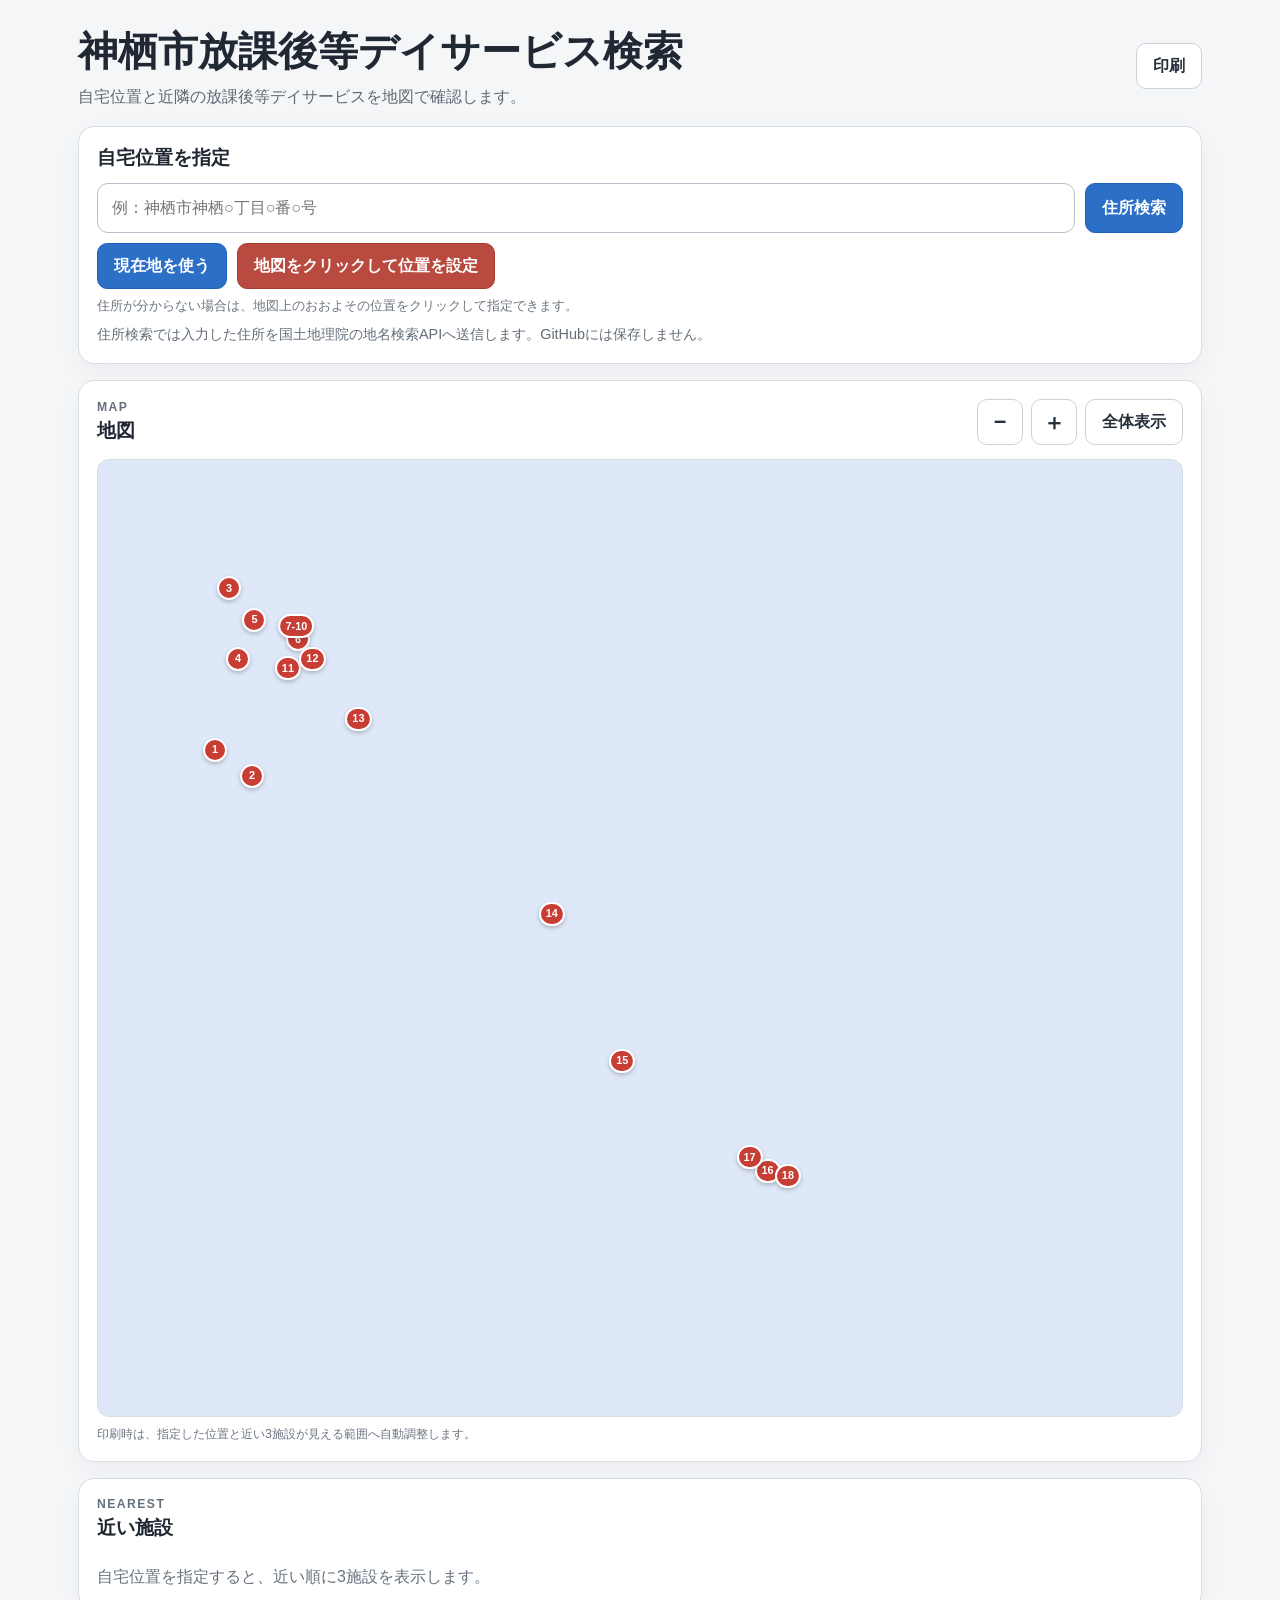
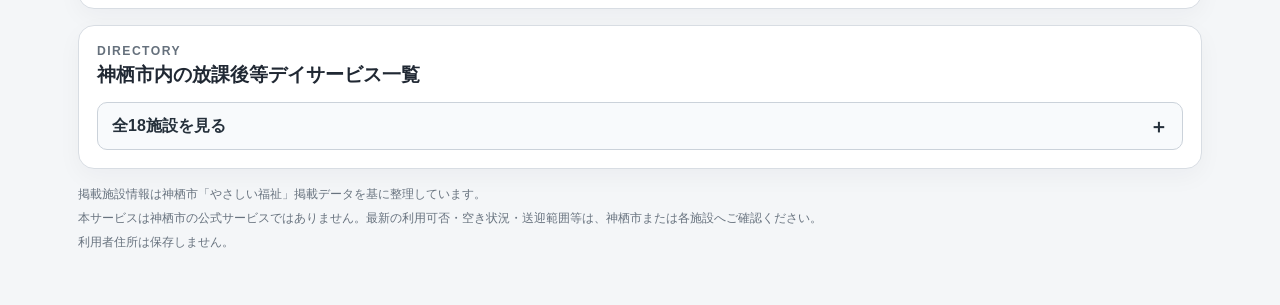
<file: index.html>
<!doctype html>
<html lang="ja">
<head>
<meta charset="utf-8">
<meta name="viewport" content="width=device-width, initial-scale=1, viewport-fit=cover">
<title>神栖市放課後等デイサービス検索</title>
<link rel="icon" href="favicon-v3.ico" type="image/x-icon" sizes="16x16 32x32 48x48">
<link rel="shortcut icon" href="favicon-v3.ico" type="image/x-icon">
<link rel="apple-touch-icon" sizes="180x180" href="apple-touch-icon-v3.png">
<style>
:root {font-family:-apple-system,BlinkMacSystemFont,"Hiragino Sans","Yu Gothic","Meiryo",sans-serif;color:#202833;background:#f4f6f8;}
*{box-sizing:border-box} body{margin:0;min-width:320px;background:#f4f6f8} button,input{font:inherit} button{cursor:pointer}
.app{width:min(1160px,100%);margin:0 auto;padding:24px 18px 48px} .hero,.section-head,.map-actions,.prototype-actions{display:flex;align-items:center} .hero,.section-head{justify-content:space-between;gap:18px} .hero{margin-bottom:18px}
.kicker{margin:0 0 4px;font-size:.76rem;font-weight:800;letter-spacing:.12em;color:#65707c} h1,h2,h3,p{margin-top:0} h1{margin-bottom:8px;font-size:clamp(1.7rem,4vw,2.5rem)} h2{margin-bottom:0;font-size:1.2rem} .lead{margin-bottom:0;color:#5f6873}
.panel{margin-bottom:16px;padding:18px;border:1px solid #d8dde3;border-radius:16px;background:#fff;box-shadow:0 8px 24px rgba(24,34,44,.04)}
.search-panel h2{margin-bottom:12px} .search-form{display:grid;grid-template-columns:minmax(0,1fr) auto;gap:10px} .search-form input{width:100%;min-height:50px;padding:0 14px;border:1px solid #b8c1cb;border-radius:11px;background:#fff} .search-form input:focus{outline:3px solid rgba(43,111,199,.18);border-color:#2b6fc7}
.button,.icon-button{min-height:46px;border-radius:10px;font-weight:750} .button{padding:0 16px} .button-primary{border:1px solid #1f62b8;background:#2b6fc7;color:#fff} .button-accent{border:1px solid #a53d34;background:#b94a3f;color:#fff} .button-subtle,.icon-button{border:1px solid #cbd2da;background:#fff;color:#25303b} .icon-button{width:46px;padding:0;font-size:1.35rem} .map-actions{gap:8px} .prototype-actions{gap:10px;margin-top:10px;flex-wrap:wrap} .prototype-badge{display:inline-flex;align-items:center;min-height:30px;padding:0 10px;border-radius:999px;background:#fff3d6;color:#72571e;font-size:.78rem;font-weight:800} .status{margin:10px 0 0;min-height:1.4em;color:#626d78;font-size:.9rem} .location-help{margin:8px 0 0;color:#6b7580;font-size:.82rem}
.map-viewport{position:relative;overflow:hidden;width:100%;margin-top:14px;aspect-ratio:6907 / 6095;border:1px solid #d8dde3;border-radius:12px;background:#dfe8f8;touch-action:none} .map-stage{position:absolute;transform-origin:0 0;will-change:transform} .tile-layer,.marker-layer,.print-map{position:absolute;inset:0} .tile-layer{overflow:hidden} .tile{position:absolute;width:512px;height:512px;user-select:none;-webkit-user-drag:none;image-rendering:auto} .marker-layer{pointer-events:none} .marker{position:absolute;transform:translate(-50%,-50%);display:grid;place-items:center;line-height:1;filter:drop-shadow(0 2px 2px rgba(0,0,0,.22))} .marker-facility{min-width:24px;height:24px;padding:0 5px;border:2px solid #fff;border-radius:999px;background:#c83e35;color:#fff;font-size:.68rem;font-weight:900}
.marker-tooltip{display:none}
@media (hover:hover) and (pointer:fine){
  .marker-facility{pointer-events:auto;cursor:help;z-index:2}
  .marker-facility:hover{z-index:30}
  .marker-tooltip{display:none;position:absolute;left:50%;bottom:calc(100% + 8px);transform:translateX(-50%);width:max-content;max-width:280px;padding:8px 10px;border:1px solid rgba(0,0,0,.12);border-radius:8px;background:rgba(255,255,255,.98);color:#202833;font-size:.78rem;font-weight:700;line-height:1.4;text-align:left;white-space:normal;box-shadow:0 5px 16px rgba(20,30,40,.18);pointer-events:none}
  .marker-tooltip div+div{margin-top:4px;padding-top:4px;border-top:1px solid #e2e6ea}
  .marker-facility:hover .marker-tooltip{display:block}
  .marker-facility.tooltip-align-left .marker-tooltip{left:-4px;transform:none}
} .marker-home{width:30px;height:30px;border:3px solid #fff;border-radius:50% 50% 50% 0;background:#2569c7;color:#fff;font-size:.85rem;transform:translate(-50%,-82%) rotate(-45deg)} .marker-home>span{transform:rotate(45deg)} .map-placeholder{position:absolute;inset:0;display:grid;place-content:center;gap:8px;padding:24px;text-align:center;color:#66717d;background:#edf0f3} .map-placeholder strong{color:#303a45} .map-placeholder[hidden], .placement-hint[hidden]{display:none!important} .placement-hint{position:absolute;left:50%;bottom:14px;transform:translateX(-50%);z-index:5;padding:8px 12px;border-radius:999px;background:rgba(32,40,51,.88);color:#fff;font-size:.82rem;font-weight:800;pointer-events:none} .map-viewport.placement-mode{outline:4px solid rgba(185,74,63,.25);outline-offset:-4px} .map-note{margin:9px 0 0;color:#6b7580;font-size:.78rem}
.nearest-grid{display:grid;grid-template-columns:repeat(3,minmax(0,1fr));gap:12px;margin-top:14px} .facility-card{padding:14px;border:1px solid #d8dde3;border-radius:12px;background:#fff} .rank{display:inline-grid;place-items:center;width:30px;height:30px;margin-bottom:10px;border-radius:999px;background:#edf3fb;font-weight:850} .facility-card h3{margin-bottom:8px;font-size:1rem;line-height:1.45} .facility-card p{margin-bottom:6px;color:#626d78;font-size:.9rem} .facility-card .distance{margin-bottom:0;font-weight:800;color:#202833} .phone-link{display:inline-flex;align-items:center;justify-content:center;min-height:40px;margin:4px 0 8px;padding:0 12px;border:1px solid #b8c1cb;border-radius:9px;background:#f8fafc;color:#1f62b8;font-weight:750;text-decoration:none} .phone-link:active{background:#edf3fb} .empty{grid-column:1/-1;margin:0;padding:12px 0 2px;color:#66717d}
.facility-directory{margin-top:14px}
.facility-directory summary{display:flex;align-items:center;justify-content:space-between;min-height:48px;padding:0 14px;border:1px solid #cbd2da;border-radius:10px;background:#f8fafc;color:#25303b;font-weight:800;cursor:pointer;list-style:none}
.facility-directory summary::-webkit-details-marker{display:none}
.facility-directory summary::after{content:'＋';font-size:1.2rem;line-height:1}
.facility-directory[open] summary::after{content:'−'}
.all-facilities-list{display:grid;grid-template-columns:repeat(2,minmax(0,1fr));gap:10px;margin-top:12px}
.all-facility-row{display:grid;grid-template-columns:38px minmax(0,1fr);gap:10px;padding:12px;border:1px solid #d8dde3;border-radius:11px;background:#fff}
.all-facility-number{display:grid;place-items:center;width:32px;height:32px;border-radius:999px;background:#edf3fb;font-weight:900}
.all-facility-row h3{margin:0 0 5px;font-size:.95rem;line-height:1.4}
.all-facility-row p{margin:0 0 4px;color:#626d78;font-size:.84rem;line-height:1.45}
.all-facility-row a{color:#1f62b8;font-weight:750;text-decoration:none}
 .footer{color:#68737f;font-size:.78rem;line-height:1.6} .footer p{margin-bottom:4px} .sr-only{position:absolute;width:1px;height:1px;padding:0;margin:-1px;overflow:hidden;clip:rect(0,0,0,0);white-space:nowrap;border:0}
.print-map{display:none;overflow:hidden;background:#dfe8f8} .print-map-stage{position:absolute;inset:0} .print-map img{position:absolute;inset:0;display:block;width:100%;height:100%} .print-marker-layer{position:absolute;inset:0;pointer-events:none} .print-search-label{display:none}
@media (max-width:720px){.app{padding:16px 12px 32px} .hero{align-items:flex-start} .search-form{grid-template-columns:1fr} .nearest-grid,.all-facilities-list{grid-template-columns:1fr} .map-actions{flex-wrap:wrap;justify-content:flex-end}}
@media print{@page{size:A4 portrait;margin:6mm} html,body{background:#fff} body{font-size:8.5pt} .app{width:100%;padding:0} .search-panel,.map-actions,.hero>.button,.footer,.map-note,.prototype-badge,.location-help,.all-facilities-panel{display:none!important} .hero{margin:0 0 1.5mm} .hero h1{margin-bottom:.8mm;font-size:14pt} .hero .kicker{margin-bottom:.5mm;font-size:7pt} .lead{display:none} .print-search-label{display:block;margin:0;font-size:8.5pt;font-weight:700;color:#303a45} .panel{break-inside:avoid;margin-bottom:2mm;padding:2mm;border:1px solid #ccd3da;border-radius:0;box-shadow:none} .section-head{min-height:0;margin:0 0 1mm} .section-head .kicker{display:none} h2{font-size:10pt} .map-viewport{width:135mm;max-width:100%;height:auto;margin:1mm auto 0;aspect-ratio:6907 / 6095;border-radius:0} .map-stage{left:0!important;top:0!important;width:100%!important;height:100%!important;transform:none!important} .tile-layer,.marker-layer{display:none!important} .print-map{display:block!important} .nearest-grid{grid-template-columns:repeat(3,minmax(0,1fr));gap:1.5mm;margin-top:1mm;break-inside:avoid} .facility-card{padding:2mm;border-radius:0} .rank{width:5.5mm;height:5.5mm;margin-bottom:1mm;font-size:7.5pt} .facility-card h3{margin-bottom:.8mm;font-size:8.3pt;line-height:1.25} .facility-card p{margin-bottom:.6mm;font-size:7.3pt;line-height:1.25} .phone-link{min-height:0;margin:0 0 .6mm;padding:0;border:0;background:none;color:#202833;font-size:7.3pt;font-weight:700} .facility-card .distance{font-size:7.3pt}}
</style>
</head>
<body>
<main class="app">
<header class="hero"><div><h1>神栖市放課後等デイサービス検索</h1><p class="lead">自宅位置と近隣の放課後等デイサービスを地図で確認します。</p><p id="printSearchLabel" class="print-search-label"></p></div><button id="printButton" class="button button-subtle" type="button">印刷</button></header>
<section class="panel search-panel" aria-labelledby="searchTitle"><h2 id="searchTitle">自宅位置を指定</h2><form id="addressForm" class="search-form"><label class="sr-only" for="addressInput">住所</label><input id="addressInput" name="address" type="text" autocomplete="off" autocorrect="off" spellcheck="false" placeholder="例：神栖市神栖○丁目○番○号"><button class="button button-primary" type="submit">住所検索</button></form><div class="prototype-actions"><button id="currentLocationButton" class="button button-primary" type="button">現在地を使う</button><button id="placeHomeButton" class="button button-accent" type="button">地図をタップして位置を設定</button></div><p id="locationHelp" class="location-help">住所が分からない場合は、地図上のおおよその位置を直接指定できます。</p><p id="status" class="status" aria-live="polite">住所検索では入力した住所を国土地理院の地名検索APIへ送信します。GitHubには保存しません。</p></section>
<section class="panel" aria-labelledby="mapTitle"><div class="section-head"><div><p class="kicker">MAP</p><h2 id="mapTitle">地図</h2></div><div class="map-actions"><button id="zoomOutButton" class="icon-button" type="button" aria-label="縮小">−</button><button id="zoomInButton" class="icon-button" type="button" aria-label="拡大">＋</button><button id="resetMapButton" class="button button-subtle" type="button">全体表示</button></div></div>
<div id="mapViewport" class="map-viewport">
  <div id="mapStage" class="map-stage">
    <div id="tileLayer" class="tile-layer"></div>
    <div id="printMapViewport" class="print-map" aria-hidden="true"><div id="printMapStage" class="print-map-stage"><img id="printMapImage" alt="検索地点と近隣3施設の印刷用地図"><div id="printFacilityMarkerLayer" class="print-marker-layer"></div><div id="printHomeMarkerLayer" class="print-marker-layer"></div></div></div>
    <div id="facilityMarkerLayer" class="marker-layer"></div>
    <div id="homeMarkerLayer" class="marker-layer"></div>
  </div>
  <div id="mapPlaceholder" class="map-placeholder" hidden><strong>背景地図を読み込めませんでした</strong><span>タイルの配置を確認してください。</span></div>
  <div id="placementHint" class="placement-hint" hidden>地図上の自宅・基準地点をタップ</div>
</div><p class="map-note">印刷時は、指定した位置と近い3施設が見える範囲へ自動調整します。</p></section>
<section class="panel" aria-labelledby="nearestTitle"><div class="section-head"><div><p class="kicker">NEAREST</p><h2 id="nearestTitle">近い施設</h2></div></div><div id="nearestList" class="nearest-grid"><p class="empty">自宅位置を指定すると、近い順に3施設を表示します。</p></div></section>
<section class="panel all-facilities-panel" aria-labelledby="allFacilitiesTitle"><div class="section-head"><div><p class="kicker">DIRECTORY</p><h2 id="allFacilitiesTitle">神栖市内の放課後等デイサービス一覧</h2></div></div><details class="facility-directory"><summary id="allFacilitiesSummary">施設一覧を見る</summary><div id="allFacilitiesList" class="all-facilities-list"></div></details></section>
<footer class="footer"><p>掲載施設情報は神栖市「やさしい福祉」掲載データを基に整理しています。</p><p>本サービスは神栖市の公式サービスではありません。最新の利用可否・空き状況・送迎範囲等は、神栖市または各施設へご確認ください。</p><p>利用者住所は保存しません。</p></footer>
</main>
<script>
const APP_CONFIG = {
  mapAspectRatio: 6907 / 6095,
  mapCalibration: {
    x: { longitude: 311.98753502, latitude: -27.22852630, offset: -42883.90061195 },
    y: { longitude: -24.10752707, latitude: -495.96432254, offset: 21217.66403438 }
},
  geocoder: {
    provider: 'gsi',
    endpoint: 'https://msearch.gsi.go.jp/address-search/AddressSearch',
    defaultPrefix: '茨城県神栖市',
    searchArea: { north: 35.98, south: 35.72, west: 140.53, east: 140.90 }
  },
  tiles: {
    tileSize: 512,
    maxZoom: 4,
    widths: [512, 1024, 2048, 4096, 8192],
    heights: [452, 904, 1807, 3614, 7229],
    url: (z,x,y) => `assets/tiles/${z}/${x}/${y}.webp`
  }
};
const FACILITIES = [
  { id: 1,  name: "おはなくらぶ２", address: "神栖市息栖2287", latitude: 35.88166, longitude: 140.62385, mapX: 10.806386, mapY: 30.317792, phone: "0299-95-6040" },
  { id: 2,  name: "おはなくらぶ", address: "神栖市息栖3040-277、3040-278", latitude: 35.87854, longitude: 140.63037, mapX: 14.214081, mapY: 33.031779, phone: "0299-95-6040" },
  { id: 3,  name: "フレンズサークル神栖", address: "神栖市下幡木4049-75", latitude: 35.91892, longitude: 140.62656, mapX: 12.095784, mapY: 13.407562, phone: "0299-95-8639" },
  { id: 4,  name: "ひまわりくらぶ第３教室", address: "神栖市筒井1273-1", latitude: 35.90576, longitude: 140.62491, mapX: 12.934916, mapY: 20.807237, phone: "0299-94-2535" },
  { id: 5,  name: "多機能型重症児デイ すいんく", address: "神栖市平泉2407", latitude: 35.91089, longitude: 140.63496, mapX: 14.439214, mapY: 16.701461, phone: "0299-95-7107" },
  { id: 6,  name: "指定放課後等デイサービス事業所カラフル", address: "神栖市深芝南1-4-1", latitude: 35.90654, longitude: 140.64688, mapX: 18.471142, mapY: 18.765948, phone: "0299-77-8202" },
  { id: 7,  name: "ゆめキッズ神栖第二教室", address: "神栖市深芝南2-18-4", latitude: 35.90881, longitude: 140.64650, mapX: 18.317642, mapY: 17.397356, mapGroup: "7-10", phone: "080-4120-8997" },
  { id: 8,  name: "ゆめキッズ神栖第四教室", address: "神栖市深芝南2-18-7", latitude: 35.90881, longitude: 140.64650, mapX: 18.317642, mapY: 17.397356, mapGroup: "7-10", phone: "070-8389-1438" },
  { id: 9,  name: "ゆめキッズ神栖", address: "神栖市深芝南2-25-11", latitude: 35.90938, longitude: 140.64502, mapX: 18.317642, mapY: 17.397356, mapGroup: "7-10", phone: "0299-77-8997" },
  { id: 10, name: "ゆめキッズ神栖第三教室", address: "神栖市深芝南2-25-6", latitude: 35.90938, longitude: 140.64502, mapX: 18.317642, mapY: 17.397356, mapGroup: "7-10", phone: "090-8944-8997" },
  { id: 11, name: "シードリーフ神栖", address: "神栖市神栖1-12-23", latitude: 35.89969, longitude: 140.64384, mapX: 17.529677, mapY: 21.804686, phone: "0299-95-8851" },
  { id: 12, name: "スマイルジョワ神栖教室", address: "神栖市神栖2-4-52 パレスA棟", latitude: 35.90177, longitude: 140.65124, mapX: 19.791240, mapY: 20.784041, phone: "0299-77-7653" },
  { id: 13, name: "神栖市障害者デイサービスセンターのぞみ", address: "神栖市溝口1746-1（保健・福祉会館内）", latitude: 35.88856, longitude: 140.66317, mapX: 24.038068, mapY: 27.047089, phone: "0299-93-1063" },
  { id: 14, name: "にこにこハート", address: "神栖市太田4633-1", latitude: 35.84526, longitude: 140.71636, mapX: 41.895211, mapY: 47.459986, phone: "0479-44-4508" },
  { id: 15, name: "障害者地域支援センター 潮風の郷", address: "神栖市矢田部5258", latitude: 35.81269, longitude: 140.73528, mapX: 48.393369, mapY: 62.839248, phone: "0479-40-2171" },
  { id: 16, name: "でいサービスみなと", address: "神栖市土合南2-1-21-1", latitude: 35.78845, longitude: 140.77483, mapX: 61.799018, mapY: 74.321503, phone: "0479-48-0300" },
  { id: 17, name: "太陽の家", address: "神栖市土合南3-6-17", latitude: 35.791359, longitude: 140.770135, mapX: 60.141220, mapY: 72.906518, phone: "0479-26-4805" },
  { id: 18, name: "にこにこハート土合教室", address: "神栖市土合本町1-9082-18", latitude: 35.78651, longitude: 140.78143, mapX: 63.681948, mapY: 74.855022, phone: "0479-26-3301" }
];
</script>
<script>
const addressForm = document.getElementById("addressForm");
const addressInput = document.getElementById("addressInput");
const statusEl = document.getElementById("status");
const nearestList = document.getElementById("nearestList");
const allFacilitiesList = document.getElementById("allFacilitiesList");
const allFacilitiesSummary = document.getElementById("allFacilitiesSummary");
const printButton = document.getElementById("printButton");
const printSearchLabel = document.getElementById("printSearchLabel");
const currentLocationButton = document.getElementById("currentLocationButton");
const placeHomeButton = document.getElementById("placeHomeButton");
const locationHelp = document.getElementById("locationHelp");
const mapViewport = document.getElementById("mapViewport");
const mapStage = document.getElementById("mapStage");
const tileLayer = document.getElementById("tileLayer");
const printMapViewport = document.getElementById("printMapViewport");
const printMapStage = document.getElementById("printMapStage");
const printMapImage = document.getElementById("printMapImage");
const printFacilityMarkerLayer = document.getElementById("printFacilityMarkerLayer");
const printHomeMarkerLayer = document.getElementById("printHomeMarkerLayer");
const mapPlaceholder = document.getElementById("mapPlaceholder");
const placementHint = document.getElementById("placementHint");
const facilityMarkerLayer = document.getElementById("facilityMarkerLayer");
const homeMarkerLayer = document.getElementById("homeMarkerLayer");
const zoomInButton = document.getElementById("zoomInButton");
const zoomOutButton = document.getElementById("zoomOutButton");
const resetMapButton = document.getElementById("resetMapButton");
let mapState = { scale: 1, x: 0, y: 0 };
let baseStage = { left: 0, top: 0, width: 0, height: 0 };
let dragState = null, pinchState = null, placementMode = false, pointerMoved = false, gestureHadMultiplePointers = false;
let currentSelection = null;
let printImageReady = false;
const activePointers = new Map();
function toRadians(v) { return v * Math.PI / 180; }
function haversineDistanceKm(lat1, lon1, lat2, lon2) { const r = 6371.0088; const dLat = toRadians(lat2 - lat1); const dLon = toRadians(lon2 - lon1); const a = Math.sin(dLat / 2) ** 2 + Math.cos(toRadians(lat1)) * Math.cos(toRadians(lat2)) * Math.sin(dLon / 2) ** 2; return 2 * r * Math.asin(Math.sqrt(a)); }
function getNearestFacilities(latitude, longitude, limit = 3) { return FACILITIES.map(f => ({ ...f, distanceKm: haversineDistanceKm(latitude, longitude, f.latitude, f.longitude) })).sort((a, b) => a.distanceKm - b.distanceKm).slice(0, limit); }
function renderNearestFacilities(facilities) { nearestList.replaceChildren(); facilities.forEach((facility, index) => { const card=document.createElement('article'); card.className='facility-card'; const rank=document.createElement('div'); rank.className='rank'; rank.textContent=String(index+1); const name=document.createElement('h3'); name.textContent=facility.name; const address=document.createElement('p'); address.textContent=facility.address; const phone=document.createElement('a'); phone.className='phone-link'; phone.href=`tel:${facility.phone.replace(/-/g,'')}`; phone.textContent=`電話 ${facility.phone}`; phone.setAttribute('aria-label',`${facility.name}へ電話 ${facility.phone}`); const distance=document.createElement('p'); distance.className='distance'; distance.textContent=`直線距離 約${facility.distanceKm.toFixed(1)} km`; card.append(rank,name,address,phone,distance); nearestList.append(card); }); }
function renderAllFacilities() {
  allFacilitiesList.replaceChildren();
  allFacilitiesSummary.textContent=`全${FACILITIES.length}施設を見る`;
  FACILITIES.forEach(facility=>{
    const row=document.createElement('article');
    row.className='all-facility-row';
    const number=document.createElement('div');
    number.className='all-facility-number';
    number.textContent=String(facility.id);
    const body=document.createElement('div');
    const name=document.createElement('h3');
    name.textContent=facility.name;
    const address=document.createElement('p');
    address.textContent=facility.address;
    const phone=document.createElement('a');
    phone.href=`tel:${facility.phone.replace(/-/g,'')}`;
    phone.textContent=`電話 ${facility.phone}`;
    phone.setAttribute('aria-label',`${facility.name}へ電話 ${facility.phone}`);
    body.append(name,address,phone);
    row.append(number,body);
    allFacilitiesList.append(row);
  });
}
function latLonToPercent(latitude, longitude) { const c = APP_CONFIG.mapCalibration; return { x: c.x.longitude * longitude + c.x.latitude * latitude + c.x.offset, y: c.y.longitude * longitude + c.y.latitude * latitude + c.y.offset }; }
function percentToLatLon(x, y) { const c = APP_CONFIG.mapCalibration; const a=c.x.longitude,b=c.x.latitude,d=c.y.longitude,e=c.y.latitude; const px=x-c.x.offset, py=y-c.y.offset; const det=a*e-b*d; return { longitude:(px*e-b*py)/det, latitude:(a*py-px*d)/det }; }
function positionMarker(marker) { const x=Number(marker.dataset.mapX), y=Number(marker.dataset.mapY); if(!Number.isFinite(x)||!Number.isFinite(y)||!baseStage.width||!baseStage.height) return; marker.style.left=`${mapState.x + baseStage.width * (x/100) * mapState.scale}px`; marker.style.top=`${mapState.y + baseStage.height * (y/100) * mapState.scale}px`; }
function updateMarkerPositions() { facilityMarkerLayer.querySelectorAll('.marker').forEach(positionMarker); homeMarkerLayer.querySelectorAll('.marker').forEach(positionMarker); }
function markerAtPercent(x, y, type, text, title) { const marker=document.createElement('div'); marker.className=`marker marker-${type}`; marker.dataset.mapX=String(x); marker.dataset.mapY=String(y); marker.style.setProperty('--map-x', `${x}%`); marker.style.setProperty('--map-y', `${y}%`); marker.title=title; if(type==='home'){ const inner=document.createElement('span'); inner.textContent='★'; marker.append(inner); } else { marker.textContent=text; } positionMarker(marker); return marker; }
function renderFacilityMarkers() { facilityMarkerLayer.replaceChildren(); const groups=new Map(); FACILITIES.forEach(f=>{ const key=f.mapGroup||`id-${f.id}`; if(!groups.has(key)) groups.set(key,[]); groups.get(key).push(f); }); groups.forEach(group=>{ const first=group[0]; const text=group.length>1?`${group[0].id}-${group[group.length-1].id}`:String(first.id); const title=group.map(f=>`${f.id}. ${f.name}`).join('\n'); const marker=markerAtPercent(first.mapX, first.mapY, 'facility', text, title); marker.removeAttribute('title'); marker.dataset.facilityIds=group.map(f=>f.id).join(','); if(first.mapX<20) marker.classList.add('tooltip-align-left'); const tooltip=document.createElement('div'); tooltip.className='marker-tooltip'; group.forEach(f=>{ const line=document.createElement('div'); line.textContent=group.length>1?`${f.id}. ${f.name}`:f.name; tooltip.append(line); }); marker.append(tooltip); facilityMarkerLayer.append(marker); }); }
function renderHomeMarker(x,y) { homeMarkerLayer.replaceChildren(); homeMarkerLayer.append(markerAtPercent(x,y,'home','', '自宅（仮位置）')); }
function layoutMapStage() { const vw=mapViewport.clientWidth, vh=mapViewport.clientHeight; if(!vw||!vh) return; const ratio=APP_CONFIG.mapAspectRatio; let width,height; if(vw/vh > ratio){ height=vh; width=height*ratio; } else { width=vw; height=width/ratio; } baseStage={left:(vw-width)/2, top:(vh-height)/2, width, height}; mapStage.style.left=`${baseStage.left}px`; mapStage.style.top=`${baseStage.top}px`; mapStage.style.width=`${width}px`; mapStage.style.height=`${height}px`; applyMapTransform(); }
function chooseZoom() { const dpr=Math.min(3,Math.max(1,window.devicePixelRatio||1)); const requiredWidth=baseStage.width*mapState.scale*dpr; let z=0; while(z<APP_CONFIG.tiles.maxZoom && APP_CONFIG.tiles.widths[z]<requiredWidth) z++; return z; }
const activeTileElements = new Map();
let tileRenderFrame = 0;
function renderTiles() { const z=chooseZoom(); const tileSize=APP_CONFIG.tiles.tileSize; const mapW=APP_CONFIG.tiles.widths[z], mapH=APP_CONFIG.tiles.heights[z]; const cols=Math.ceil(mapW/tileSize), rows=Math.ceil(mapH/tileSize); const scaleX=(baseStage.width/mapW)*mapState.scale, scaleY=(baseStage.height/mapH)*mapState.scale; const wanted=new Set(); for(let x=0;x<cols;x++){ for(let y=0;y<rows;y++){ const sourceX=x*tileSize, sourceY=y*tileSize; const sourceW=Math.min(tileSize,mapW-sourceX), sourceH=Math.min(tileSize,mapH-sourceY); const left=sourceX*scaleX+mapState.x, top=sourceY*scaleY+mapState.y; const width=sourceW*scaleX, height=sourceH*scaleY; const right=left+width, bottom=top+height; if(right < -64 || bottom < -64 || left > baseStage.width + 64 || top > baseStage.height + 64) continue; const key=`${z}/${x}/${y}`; wanted.add(key); let img=activeTileElements.get(key); if(!img){ img=document.createElement('img'); img.className='tile'; img.loading='eager'; img.decoding='async'; img.alt=''; img.src=APP_CONFIG.tiles.url(z,x,y); img.dataset.tileKey=key; activeTileElements.set(key,img); tileLayer.append(img); } img.style.left=`${left}px`; img.style.top=`${top}px`; img.style.width=`${width}px`; img.style.height=`${height}px`; }} for(const [key,img] of activeTileElements){ if(!wanted.has(key)){ img.remove(); activeTileElements.delete(key); }} mapPlaceholder.hidden = activeTileElements.size > 0; }
function scheduleTileRender() { if(tileRenderFrame) return; tileRenderFrame=requestAnimationFrame(()=>{ tileRenderFrame=0; renderTiles(); }); }
function applyMapTransform() { updateMarkerPositions(); scheduleTileRender(); }
function resetMap() { mapState={scale:1,x:0,y:0}; applyMapTransform(); }
function changeZoom(factor, centerX = mapViewport.clientWidth / 2, centerY = mapViewport.clientHeight / 2) { const oldScale=mapState.scale; const nextScale=Math.min(6,Math.max(1,oldScale*factor)); if(nextScale===oldScale) return; const stageCenterX = centerX - baseStage.left; const stageCenterY = centerY - baseStage.top; const ratio = nextScale / oldScale; mapState.x = stageCenterX - (stageCenterX - mapState.x) * ratio; mapState.y = stageCenterY - (stageCenterY - mapState.y) * ratio; mapState.scale = nextScale; applyMapTransform(); }
function focusOnPoints(points) { if(!points.length) return; const xs=points.map(p=>p.x), ys=points.map(p=>p.y); const minX=Math.min(...xs), maxX=Math.max(...xs), minY=Math.min(...ys), maxY=Math.max(...ys); const spanX=Math.max(10,maxX-minX), spanY=Math.max(10,maxY-minY); const targetWidth=baseStage.width*(spanX/100), targetHeight=baseStage.height*(spanY/100); const scale=Math.min(4.5,Math.max(1.15,Math.min(mapViewport.clientWidth*.7/targetWidth,mapViewport.clientHeight*.7/targetHeight))); const centerX=baseStage.width*((minX+maxX)/200), centerY=baseStage.height*((minY+maxY)/200); mapState.scale=scale; mapState.x = mapViewport.clientWidth/2 - baseStage.left - centerX*scale; mapState.y = mapViewport.clientHeight/2 - baseStage.top - centerY*scale; applyMapTransform(); }
function screenToMapPercent(clientX, clientY) { const rect=mapViewport.getBoundingClientRect(); const sx=clientX-rect.left, sy=clientY-rect.top; const localX=(sx-baseStage.left-mapState.x)/mapState.scale; const localY=(sy-baseStage.top-mapState.y)/mapState.scale; return {x: localX/baseStage.width*100, y: localY/baseStage.height*100}; }
function setCurrentSelection(point, nearest, label) {
  currentSelection={point:{x:point.x,y:point.y},nearest:[...nearest],label};
  printSearchLabel.textContent=`検索地点：${label}`;
  printImageReady=true;
  printButton.disabled=false;
  printButton.textContent='印刷';
}
function setHomeFromMap(clientX, clientY) { const point=screenToMapPercent(clientX,clientY); if(point.x<0||point.x>100||point.y<0||point.y>100){ statusEl.textContent='地図の範囲内をタップしてください。'; return; } const {latitude,longitude} = percentToLatLon(point.x, point.y); const nearest=getNearestFacilities(latitude, longitude, 3); renderHomeMarker(point.x, point.y); renderNearestFacilities(nearest); setCurrentSelection(point,nearest,'地図上で指定した位置'); focusOnPoints([point, ...nearest.map(f=>({x:f.mapX,y:f.mapY}))]); placementMode=false; mapViewport.classList.remove('placement-mode'); placementHint.hidden=true; placeHomeButton.textContent=`地図を${placementActionWord()}して位置を設定`; statusEl.textContent='地図上で指定した位置から最寄り3施設を表示しました。距離は直線距離の概算です。'; }
function normalizeAddressQuery(address) { const value=address.normalize('NFKC').replace(/\s+/g,'').trim(); if(!value) return ''; if(value.includes('神栖市')) return value.startsWith('茨城県') ? value : `茨城県${value}`; if(value.startsWith('茨城県')) return value; return `${APP_CONFIG.geocoder.defaultPrefix || ''}${value}`; }
function isInsideConfiguredSearchArea(latitude, longitude) { const area=APP_CONFIG.geocoder.searchArea; if(!area) return true; return latitude>=area.south && latitude<=area.north && longitude>=area.west && longitude<=area.east; }
async function geocodeAddress(address) {
  if(APP_CONFIG.geocoder.provider!=='gsi' || !APP_CONFIG.geocoder.endpoint) throw new Error('GEOCODER_NOT_CONFIGURED');
  const query=normalizeAddressQuery(address); if(!query) throw new Error('GEOCODER_EMPTY_QUERY');
  const url=new URL(APP_CONFIG.geocoder.endpoint); url.searchParams.set('q',query); url.searchParams.set('lang','ja'); url.searchParams.set('zl','T'); url.searchParams.set('ilvl','T'); url.searchParams.set('sort_il','1');
  const response=await fetch(url.toString(), {headers:{'Accept':'application/json'}, cache:'no-store'}); if(!response.ok) throw new Error('GEOCODER_REQUEST_FAILED');
  const results=await response.json(); if(!Array.isArray(results) || results.length===0) throw new Error('GEOCODER_NO_RESULTS');
  const candidates=results.map(item=>{ const coordinates=item?.geometry?.coordinates; const longitude=Number(coordinates?.[0]); const latitude=Number(coordinates?.[1]); if(!Number.isFinite(latitude)||!Number.isFinite(longitude)) return null; return {latitude, longitude, matchedAddress:item?.properties?.title || query}; }).filter(Boolean);
  const localCandidate=candidates.find(candidate=>isInsideConfiguredSearchArea(candidate.latitude,candidate.longitude)); if(!localCandidate) throw new Error('GEOCODER_OUTSIDE_AREA');
  return localCandidate;
}
addressForm.addEventListener('submit', async event => { event.preventDefault(); const address=addressInput.value.trim(); if(!address){ const action=placementActionWord(); statusEl.textContent=`住所を入力するか、「地図を${action}して位置を設定」を使ってください。`; return; } try { const {latitude,longitude,matchedAddress} = await geocodeAddress(address); const point = latLonToPercent(latitude, longitude); const nearest=getNearestFacilities(latitude, longitude, 3); renderHomeMarker(point.x, point.y); renderNearestFacilities(nearest); setCurrentSelection(point,nearest,address); focusOnPoints([point, ...nearest.map(f=>({x:f.mapX,y:f.mapY}))]); statusEl.textContent=`「${matchedAddress}」付近から近い3施設を表示しました。`; } catch(error){ if(error.message==='GEOCODER_NOT_CONFIGURED'){ statusEl.textContent='住所検索サービスが設定されていません。'; return; } if(error.message==='GEOCODER_NO_RESULTS'){ statusEl.textContent='住所を特定できませんでした。町名・番地を含めて入力してください。'; return; } if(error.message==='GEOCODER_OUTSIDE_AREA'){ statusEl.textContent='神栖市周辺の住所として確認できませんでした。入力内容をご確認ください。'; return; } console.error(error); statusEl.textContent='住所検索サービスへ接続できませんでした。時間をおいて再度お試しください。'; } });

currentLocationButton.addEventListener('click', () => {
  if (!navigator.geolocation) {
    statusEl.textContent = 'この端末またはブラウザでは現在地を取得できません。';
    return;
  }

  currentLocationButton.disabled = true;
  statusEl.textContent = '現在地を取得しています…';

  navigator.geolocation.getCurrentPosition(
    position => {
      const latitude = position.coords.latitude;
      const longitude = position.coords.longitude;
      const accuracy = Math.max(1, Math.round(position.coords.accuracy));
      if (!isInsideConfiguredSearchArea(latitude, longitude)) {
        statusEl.textContent =
          '現在地が神栖市周辺の検索範囲外です。神栖市内の住所を検索するか、地図上で位置を指定してください。';
        currentLocationButton.disabled = false;
        return;
      }

      const point = latLonToPercent(latitude, longitude);
      const nearest = getNearestFacilities(latitude, longitude, 3);

      renderHomeMarker(point.x, point.y);
      renderNearestFacilities(nearest);
      setCurrentSelection(point, nearest, '現在地');
      focusOnPoints([point, ...nearest.map(f => ({ x: f.mapX, y: f.mapY }))]);

      statusEl.textContent =
        `現在地から近い3施設を表示しました（位置精度の目安 ±${accuracy}m）。`;
      currentLocationButton.disabled = false;
    },
    error => {
      if (error.code === 1) {
        statusEl.textContent =
          '現在地の利用が許可されていません。ブラウザまたは端末の位置情報設定をご確認ください。';
      } else if (error.code === 2) {
        statusEl.textContent =
          '現在地を取得できませんでした。通信環境や位置情報設定をご確認ください。';
      } else if (error.code === 3) {
        statusEl.textContent =
          '現在地の取得に時間がかかりすぎました。もう一度お試しください。';
      } else {
        statusEl.textContent = '現在地を取得できませんでした。';
      }
      currentLocationButton.disabled = false;
    },
    { enableHighAccuracy: true, timeout: 10000, maximumAge: 60000 }
  );
});

function placementActionWord() { return window.matchMedia('(hover:hover) and (pointer:fine)').matches ? 'クリック' : 'タップ'; }
function updatePlacementWording() {
  const action=placementActionWord();
  if(!placementMode) placeHomeButton.textContent=`地図を${action}して位置を設定`;
  locationHelp.textContent=`住所が分からない場合は、地図上のおおよその位置を${action}して指定できます。`;
  placementHint.textContent=`地図上の自宅・基準地点を${action}`;
}
placeHomeButton.addEventListener('click', () => { placementMode=!placementMode; mapViewport.classList.toggle('placement-mode', placementMode); placementHint.hidden=!placementMode; const action=placementActionWord(); placeHomeButton.textContent=placementMode ? '位置設定を中止' : `地図を${action}して位置を設定`; statusEl.textContent=placementMode ? `地図上で基準にしたい地点を${action}してください。その地点から近い3施設を表示します。` : '位置設定を中止しました。'; });
printButton.addEventListener('click', () => {
  if(!currentSelection){
    statusEl.textContent='先に住所・現在地・地図上の位置のいずれかを指定してください。';
    return;
  }

  try {
    sessionStorage.setItem('kamisuPrintPayload', JSON.stringify(currentSelection));
  } catch(error) {
    console.error(error);
    statusEl.textContent='印刷データを準備できませんでした。ページを再読み込みしてお試しください。';
    return;
  }

  // 印刷用SVGは約97MBあるため、検索画面と同時に読み込まず、
  // 軽量な専用ページへ移動してから読み込む。
  window.location.href='print.html';
});
zoomInButton.addEventListener('click', () => changeZoom(1.3)); zoomOutButton.addEventListener('click', () => changeZoom(1/1.3)); resetMapButton.addEventListener('click', resetMap);
mapViewport.addEventListener('pointerdown', event => {
  if(activePointers.size===0){
    pointerMoved=false;
    gestureHadMultiplePointers=false;
  }
  activePointers.set(event.pointerId, {
    x:event.clientX,
    y:event.clientY,
    startX:event.clientX,
    startY:event.clientY
  });
  mapViewport.setPointerCapture(event.pointerId);

  if(activePointers.size===2){
    gestureHadMultiplePointers=true;
    dragState=null;
    const pts=[...activePointers.values()];
    const rect=mapViewport.getBoundingClientRect();
    const centerClientX=(pts[0].x+pts[1].x)/2;
    const centerClientY=(pts[0].y+pts[1].y)/2;
    pinchState={
      distance:Math.hypot(pts[0].x-pts[1].x, pts[0].y-pts[1].y),
      scale:mapState.scale,
      x:mapState.x,
      y:mapState.y,
      centerX:centerClientX-rect.left-baseStage.left,
      centerY:centerClientY-rect.top-baseStage.top
    };
    return;
  }

  if(!placementMode && mapState.scale>1){
    dragState={
      pointerId:event.pointerId,
      startX:event.clientX,
      startY:event.clientY,
      originX:mapState.x,
      originY:mapState.y
    };
  }
});
mapViewport.addEventListener('pointermove', event => {
  if(!activePointers.has(event.pointerId)) return;
  const prev=activePointers.get(event.pointerId);
  if(Math.hypot(event.clientX-prev.startX, event.clientY-prev.startY)>6) pointerMoved=true;
  activePointers.set(event.pointerId, {
    ...prev,
    x:event.clientX,
    y:event.clientY
  });

  if(activePointers.size===2 && pinchState){
    const pts=[...activePointers.values()];
    const distance=Math.hypot(pts[0].x-pts[1].x, pts[0].y-pts[1].y);
    if(!pinchState.distance) return;
    const centerClientX=(pts[0].x+pts[1].x)/2;
    const centerClientY=(pts[0].y+pts[1].y)/2;
    const rect=mapViewport.getBoundingClientRect();
    const centerX=centerClientX-rect.left-baseStage.left;
    const centerY=centerClientY-rect.top-baseStage.top;
    const nextScale=Math.min(6,Math.max(1,pinchState.scale*distance/pinchState.distance));
    const ratio=nextScale/pinchState.scale;
    mapState.scale=nextScale;
    mapState.x=centerX-(pinchState.centerX-pinchState.x)*ratio;
    mapState.y=centerY-(pinchState.centerY-pinchState.y)*ratio;
    applyMapTransform();
    return;
  }

  if(dragState && dragState.pointerId===event.pointerId){
    mapState.x=dragState.originX + event.clientX - dragState.startX;
    mapState.y=dragState.originY + event.clientY - dragState.startY;
    applyMapTransform();
  }
});
function endPointer(event) {
  const wasPlacement =
    placementMode &&
    !pointerMoved &&
    !gestureHadMultiplePointers &&
    activePointers.size===1;
  activePointers.delete(event.pointerId);
  dragState=null;
  if(activePointers.size<2) pinchState=null;
  if(wasPlacement) setHomeFromMap(event.clientX,event.clientY);
}
mapViewport.addEventListener('pointerup', endPointer); mapViewport.addEventListener('pointercancel', endPointer); mapViewport.addEventListener('wheel', event => { event.preventDefault(); const rect=mapViewport.getBoundingClientRect(); changeZoom(event.deltaY<0?1.12:0.9, event.clientX-rect.left, event.clientY-rect.top); }, {passive:false});
window.addEventListener('resize', layoutMapStage);
layoutMapStage(); renderFacilityMarkers(); renderAllFacilities(); resetMap(); updatePlacementWording();
printButton.disabled=false;
</script>
</body></html>
</file>
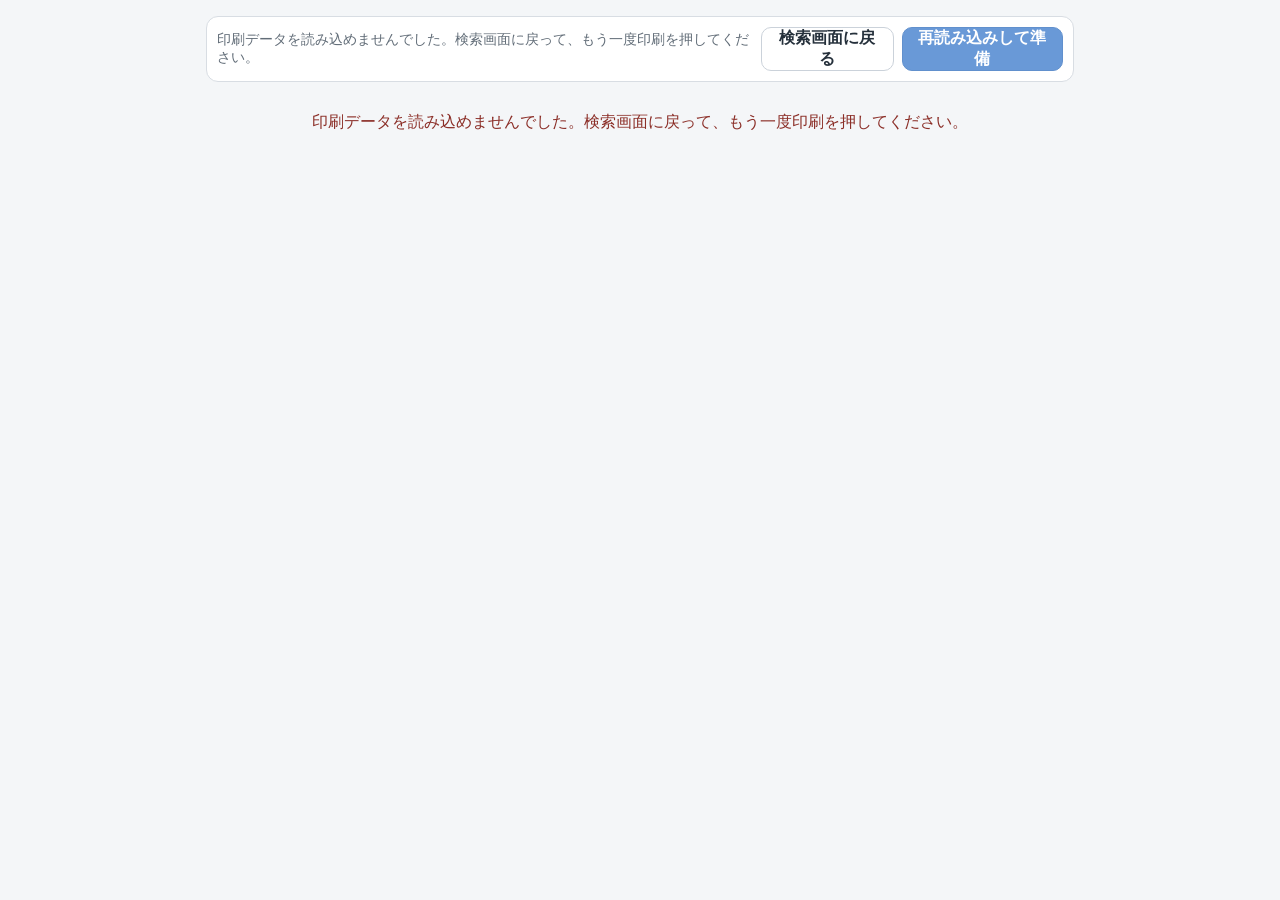
<file: print.html>
<!doctype html>
<html lang="ja">
<head>
<meta charset="utf-8">
<meta name="viewport" content="width=device-width, initial-scale=1, viewport-fit=cover">
<title>神栖市放課後等デイサービス検索｜印刷</title>
<style>
:root{
  font-family:-apple-system,BlinkMacSystemFont,"Hiragino Sans","Yu Gothic","Meiryo",sans-serif;
  color:#202833;
  background:#f4f6f8;
}
*{box-sizing:border-box}
body{margin:0;background:#f4f6f8}
button{font:inherit;cursor:pointer}
.app{width:min(900px,100%);margin:0 auto;padding:16px}
.controls{
  position:sticky;top:0;z-index:20;
  display:flex;gap:10px;align-items:center;justify-content:space-between;
  margin-bottom:12px;padding:10px;
  border:1px solid #d8dde3;border-radius:12px;
  background:rgba(255,255,255,.96);
}
.control-actions{display:flex;gap:8px}
.button{
  min-height:44px;padding:0 14px;border-radius:10px;
  border:1px solid #cbd2da;background:#fff;color:#25303b;font-weight:750
}
.button-primary{border-color:#1f62b8;background:#2b6fc7;color:#fff}
.button[aria-disabled="true"]{cursor:wait;opacity:.7}
.status{margin:0;color:#626d78;font-size:.86rem}
.sheet{
  padding:14px;border:1px solid #d8dde3;background:#fff;
}
h1,h2,h3,p{margin-top:0}
h1{margin-bottom:4px;font-size:1.45rem}
.search-label{margin-bottom:12px;font-weight:700}
.map-wrap{
  position:relative;overflow:hidden;
  width:100%;aspect-ratio:6907 / 6095;
  border:1px solid #ccd3da;background:#dfe8f8;
}
.map-stage{position:absolute;inset:0}
.map-stage img,.map-stage canvas{
  position:absolute;inset:0;display:block;
  width:100%;height:100%;user-select:none;-webkit-user-drag:none;
}
.marker-layer{position:absolute;inset:0;pointer-events:none}
.marker{
  position:absolute;transform:translate(-50%,-50%);
  display:grid;place-items:center;line-height:1;
  filter:drop-shadow(0 2px 2px rgba(0,0,0,.22));
}
.marker-facility{
  min-width:24px;height:24px;padding:0 5px;
  border:2px solid #fff;border-radius:999px;
  background:#c83e35;color:#fff;font-size:.68rem;font-weight:900;
}
.marker-home{
  width:30px;height:30px;border:3px solid #fff;
  border-radius:50% 50% 50% 0;
  background:#2569c7;color:#fff;font-size:.85rem;
  transform:translate(-50%,-82%) rotate(-45deg);
}
.marker-home>span{transform:rotate(45deg)}
.loading{
  position:absolute;inset:0;display:grid;place-items:center;
  padding:20px;text-align:center;background:#edf0f3;color:#626d78;
}
.loading[hidden]{display:none}
.nearest-title{margin:12px 0 8px;font-size:1.05rem}
.nearest-grid{
  display:grid;grid-template-columns:repeat(3,minmax(0,1fr));gap:10px;
}
.card{padding:11px;border:1px solid #d8dde3;border-radius:10px;background:#fff}
.rank{
  display:inline-grid;place-items:center;width:28px;height:28px;
  margin-bottom:7px;border-radius:999px;background:#edf3fb;font-weight:850;
}
.card h3{margin-bottom:6px;font-size:.95rem;line-height:1.35}
.card p{margin-bottom:5px;color:#626d78;font-size:.82rem;line-height:1.35}
.card .distance{margin-bottom:0;font-weight:800;color:#202833}
.error{padding:18px;text-align:center;color:#8b2e27}
@media(max-width:720px){
  .nearest-grid{grid-template-columns:1fr}
  .controls{align-items:flex-start;flex-direction:column}
  .control-actions{width:100%}
  .control-actions .button{flex:1}
}
@media print{
  @page{size:A4 portrait;margin:6mm}
  html,body{background:#fff}
  body{font-size:8.5pt}
  .app{width:100%;padding:0}
  .controls{display:none!important}
  .sheet{padding:0;border:0}
  h1{margin-bottom:.8mm;font-size:14pt}
  .search-label{margin-bottom:1.5mm;font-size:8.5pt}
  .map-wrap{width:135mm;max-width:100%;margin:0 auto;aspect-ratio:6907 / 6095;border:1px solid #ccd3da}
  .nearest-title{margin:2mm 0 1mm;font-size:10pt}
  .nearest-grid{grid-template-columns:repeat(3,minmax(0,1fr));gap:1.5mm}
  .card{padding:2mm;border-radius:0}
  .rank{width:5.5mm;height:5.5mm;margin-bottom:1mm;font-size:7.5pt}
  .card h3{margin-bottom:.8mm;font-size:8.3pt;line-height:1.25}
  .card p{margin-bottom:.6mm;font-size:7.3pt;line-height:1.25}
  .marker-facility{min-width:20px;height:20px;font-size:.62rem}
  .marker-home{width:26px;height:26px}
}
</style>
</head>
<body>
<main class="app">
  <div class="controls">
    <p id="status" class="status">印刷用のベクター地図を読み込んでいます…</p>
    <div class="control-actions">
      <button id="backButton" class="button" type="button">検索画面に戻る</button>
      <button id="printButton" class="button button-primary" type="button" aria-disabled="true">印刷準備中</button>
    </div>
  </div>

  <section id="sheet" class="sheet" hidden>
    <h1>神栖市放課後等デイサービス検索</h1>
    <p id="searchLabel" class="search-label"></p>

    <div id="mapWrap" class="map-wrap">
      <div id="mapStage" class="map-stage">
        <img id="mapImage" alt="検索地点と近隣3施設の地図">
        <canvas id="mapCanvas" hidden aria-label="検索地点と近隣3施設の地図"></canvas>
        <div id="facilityMarkerLayer" class="marker-layer"></div>
        <div id="homeMarkerLayer" class="marker-layer"></div>
      </div>
      <div id="loading" class="loading">ベクター地図を読み込んでいます…</div>
    </div>

    <h2 class="nearest-title">近い施設</h2>
    <div id="nearestGrid" class="nearest-grid"></div>
  </section>

  <div id="error" class="error" hidden></div>
</main>

<script>
const PRINT_VECTOR_SOURCE='assets/kamisu-map-print.svg';
const MAP_ASPECT_RATIO=6907/6095;
const IS_PHONE=/iPhone|iPod|Android.*Mobile/i.test(navigator.userAgent);
const USE_RASTER_PRINT=IS_PHONE;
const RASTER_TILES={
  z:4,
  tileSize:512,
  width:8192,
  height:7229,
  url:(x,y)=>`assets/tiles/4/${x}/${y}.webp`
};

const statusEl=document.getElementById('status');
const backButton=document.getElementById('backButton');
const printButton=document.getElementById('printButton');
const sheet=document.getElementById('sheet');
const errorEl=document.getElementById('error');
const searchLabel=document.getElementById('searchLabel');
const mapStage=document.getElementById('mapStage');
const mapImage=document.getElementById('mapImage');
const mapCanvas=document.getElementById('mapCanvas');
const facilityMarkerLayer=document.getElementById('facilityMarkerLayer');
const homeMarkerLayer=document.getElementById('homeMarkerLayer');
const loading=document.getElementById('loading');
const nearestGrid=document.getElementById('nearestGrid');

let selection=null;
let printReady=false;

function computePrintCrop(selection){
  const points=[selection.point,...selection.nearest.map(f=>({x:f.mapX,y:f.mapY}))];
  const xs=points.map(p=>p.x),ys=points.map(p=>p.y);
  const minX=Math.min(...xs),maxX=Math.max(...xs),minY=Math.min(...ys),maxY=Math.max(...ys);
  const rawSpan=Math.max(maxX-minX,maxY-minY);
  let span=Math.max(7.5,rawSpan*1.35);
  span=Math.min(55,span);
  let centerX=(minX+maxX)/2,centerY=(minY+maxY)/2;
  let x0=centerX-span/2,y0=centerY-span/2;
  x0=Math.max(0,Math.min(100-span,x0));
  y0=Math.max(0,Math.min(100-span,y0));
  return{x0,y0,span};
}

function createMarker(x,y,type,text,title,offsetPx=0){
  const marker=document.createElement('div');
  marker.className=`marker marker-${type}`;
  marker.style.left=`${x}%`;
  marker.style.top=`${y}%`;
  if(offsetPx) marker.style.marginLeft=`${offsetPx}px`;
  marker.title=title||'';
  if(type==='home'){
    const inner=document.createElement('span');
    inner.textContent='★';
    marker.append(inner);
  }else{
    marker.textContent=text;
  }
  return marker;
}

function renderNearestCards(){
  nearestGrid.replaceChildren();
  selection.nearest.forEach((facility,index)=>{
    const card=document.createElement('article');
    card.className='card';

    const rank=document.createElement('div');
    rank.className='rank';
    rank.textContent=String(index+1);

    const name=document.createElement('h3');
    name.textContent=facility.name;

    const address=document.createElement('p');
    address.textContent=facility.address;

    const phone=document.createElement('p');
    phone.textContent=`電話 ${facility.phone}`;

    const distance=document.createElement('p');
    distance.className='distance';
    distance.textContent=`直線距離 約${Number(facility.distanceKm).toFixed(1)} km`;

    card.append(rank,name,address,phone,distance);
    nearestGrid.append(card);
  });
}

function renderVectorSelection(){
  const crop=computePrintCrop(selection);
  const zoom=100/crop.span;
  mapStage.style.width=`${zoom*100}%`;
  mapStage.style.height=`${zoom*100}%`;
  mapStage.style.left=`${-(crop.x0/crop.span)*100}%`;
  mapStage.style.top=`${-(crop.y0/crop.span)*100}%`;

  mapImage.hidden=false;
  mapCanvas.hidden=true;
  homeMarkerLayer.replaceChildren();
  facilityMarkerLayer.replaceChildren();

  homeMarkerLayer.append(
    createMarker(selection.point.x,selection.point.y,'home','','検索地点')
  );

  const duplicateCounts=new Map();
  selection.nearest.forEach((facility,index)=>{
    const key=`${facility.mapX.toFixed(4)},${facility.mapY.toFixed(4)}`;
    const duplicateIndex=duplicateCounts.get(key)||0;
    duplicateCounts.set(key,duplicateIndex+1);
    const offsets=[0,-26,26,-52,52];
    facilityMarkerLayer.append(
      createMarker(
        facility.mapX,
        facility.mapY,
        'facility',
        String(index+1),
        facility.name,
        offsets[duplicateIndex] ?? duplicateIndex*26
      )
    );
  });
}

function loadTileImage(src){
  return new Promise((resolve,reject)=>{
    const img=new Image();
    img.decoding='async';
    img.onload=()=>resolve(img);
    img.onerror=reject;
    img.src=src;
  });
}

async function buildRasterMap(){
  const crop=computePrintCrop(selection);
  const mapW=RASTER_TILES.width;
  const mapH=RASTER_TILES.height;
  const tileSize=RASTER_TILES.tileSize;

  const sx=crop.x0/100*mapW;
  const sy=crop.y0/100*mapH;
  const sw=crop.span/100*mapW;
  const sh=crop.span/100*mapH;

  const outW=1800;
  const outH=Math.round(outW/MAP_ASPECT_RATIO);
  mapCanvas.width=outW;
  mapCanvas.height=outH;

  mapStage.style.inset='0';
  mapStage.style.left='0';
  mapStage.style.top='0';
  mapStage.style.width='100%';
  mapStage.style.height='100%';

  mapImage.hidden=true;
  mapCanvas.hidden=false;
  homeMarkerLayer.replaceChildren();
  facilityMarkerLayer.replaceChildren();

  const ctx=mapCanvas.getContext('2d',{alpha:false});
  ctx.fillStyle='#dfe8f8';
  ctx.fillRect(0,0,outW,outH);

  const x0=Math.max(0,Math.floor(sx/tileSize));
  const x1=Math.min(Math.ceil(mapW/tileSize)-1,Math.floor((sx+sw-1)/tileSize));
  const y0=Math.max(0,Math.floor(sy/tileSize));
  const y1=Math.min(Math.ceil(mapH/tileSize)-1,Math.floor((sy+sh-1)/tileSize));

  for(let y=y0;y<=y1;y++){
    for(let x=x0;x<=x1;x++){
      const img=await loadTileImage(RASTER_TILES.url(x,y));
      const sourceX=x*tileSize;
      const sourceY=y*tileSize;
      const sourceW=Math.min(tileSize,mapW-sourceX);
      const sourceH=Math.min(tileSize,mapH-sourceY);
      const dx=(sourceX-sx)/sw*outW;
      const dy=(sourceY-sy)/sh*outH;
      const dw=sourceW/sw*outW;
      const dh=sourceH/sh*outH;
      ctx.drawImage(img,0,0,sourceW,sourceH,dx,dy,dw,dh);
      img.src='';
      await new Promise(resolve=>requestAnimationFrame(resolve));
    }
  }

  const toCanvas=p=>({
    x:(p.x-crop.x0)/crop.span*outW,
    y:(p.y-crop.y0)/crop.span*outH
  });

  const drawCircle=(x,y,r,fill,text)=>{
    ctx.save();
    ctx.beginPath();
    ctx.arc(x,y,r,0,Math.PI*2);
    ctx.fillStyle='#fff';
    ctx.fill();
    ctx.beginPath();
    ctx.arc(x,y,r-5,0,Math.PI*2);
    ctx.fillStyle=fill;
    ctx.fill();
    ctx.fillStyle='#fff';
    ctx.font='700 30px -apple-system,BlinkMacSystemFont,"Hiragino Sans","Yu Gothic",sans-serif';
    ctx.textAlign='center';
    ctx.textBaseline='middle';
    ctx.fillText(text,x,y+1);
    ctx.restore();
  };

  const home=toCanvas(selection.point);
  drawCircle(home.x,home.y,31,'#2569c7','★');

  const duplicateCounts=new Map();
  selection.nearest.forEach((facility,index)=>{
    const key=`${facility.mapX.toFixed(4)},${facility.mapY.toFixed(4)}`;
    const n=duplicateCounts.get(key)||0;
    duplicateCounts.set(key,n+1);
    const p=toCanvas({x:facility.mapX,y:facility.mapY});
    const offsets=[0,-42,42,-84,84];
    drawCircle(p.x+(offsets[n] ?? n*42),p.y,31,'#c83e35',String(index+1));
  });

  loading.hidden=true;
  printReady=true;
  printButton.setAttribute('aria-disabled','false');
  printButton.textContent='印刷';
  statusEl.textContent='スマホ向け高解像度地図の準備ができました。';
}

function renderSelection(){
  searchLabel.textContent=`検索地点：${selection.label || '指定した位置'}`;
  renderNearestCards();
  sheet.hidden=false;

  if(USE_RASTER_PRINT){
    loading.textContent='スマホ向け高解像度地図を準備しています…';
    statusEl.textContent='スマホ向け高解像度地図を準備しています…';
    buildRasterMap().catch(error=>{
      console.error(error);
      fail('印刷用地図を準備できませんでした。通信環境をご確認ください。');
    });
  }else{
    renderVectorSelection();
    loading.textContent='ベクター地図を読み込んでいます…';
    statusEl.textContent='印刷用のベクター地図を読み込んでいます…';
    requestAnimationFrame(()=>{
      mapImage.src=PRINT_VECTOR_SOURCE;
    });
  }
}

function fail(message){
  loading.hidden=true;
  sheet.hidden=true;
  errorEl.hidden=false;
  errorEl.textContent=message;
  statusEl.textContent=message;
  printReady=false;
  printButton.setAttribute('aria-disabled','true');
  printButton.textContent='再読み込みして準備';
}

try{
  const payload=sessionStorage.getItem('kamisuPrintPayload');
  if(!payload) throw new Error('NO_PRINT_PAYLOAD');
  selection=JSON.parse(payload);
  if(!selection?.point || !Array.isArray(selection?.nearest) || !selection.nearest.length){
    throw new Error('INVALID_PRINT_PAYLOAD');
  }
  renderSelection();
}catch(error){
  fail('印刷データを読み込めませんでした。検索画面に戻って、もう一度印刷を押してください。');
}

mapImage.addEventListener('load',()=>{
  if(USE_RASTER_PRINT) return;
  loading.hidden=true;
  printReady=true;
  printButton.setAttribute('aria-disabled','false');
  printButton.textContent='印刷';
  statusEl.textContent='印刷用ベクター地図の準備ができました。';
});

mapImage.addEventListener('error',()=>{
  if(USE_RASTER_PRINT) return;
  fail('印刷用のベクター地図を読み込めませんでした。');
});

backButton.addEventListener('click',()=>{
  history.back();
});

printButton.addEventListener('click',()=>{
  if(!printReady){
    statusEl.textContent='印刷用地図をまだ準備しています。表示が完了したら、もう一度「印刷」を押してください。';
    return;
  }
  window.print();
});
</script>
</body>
</html>
</file>
